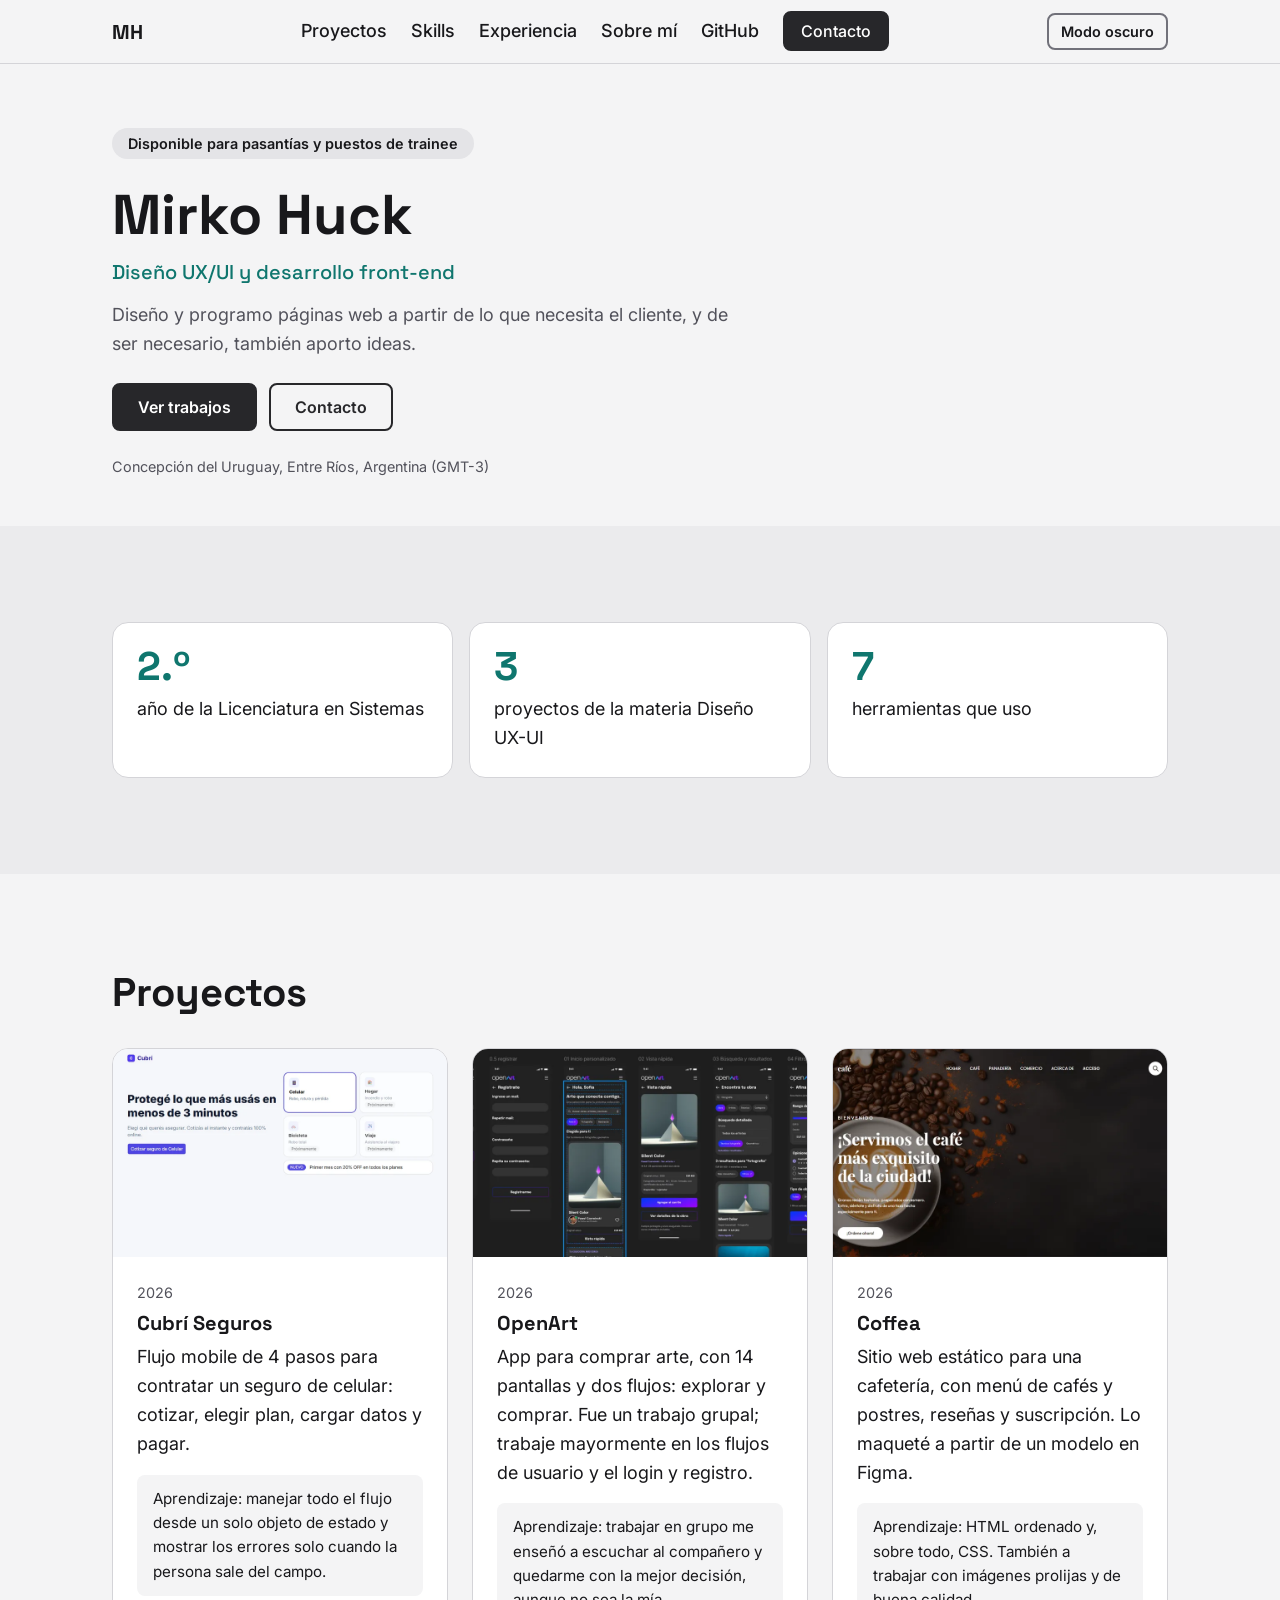
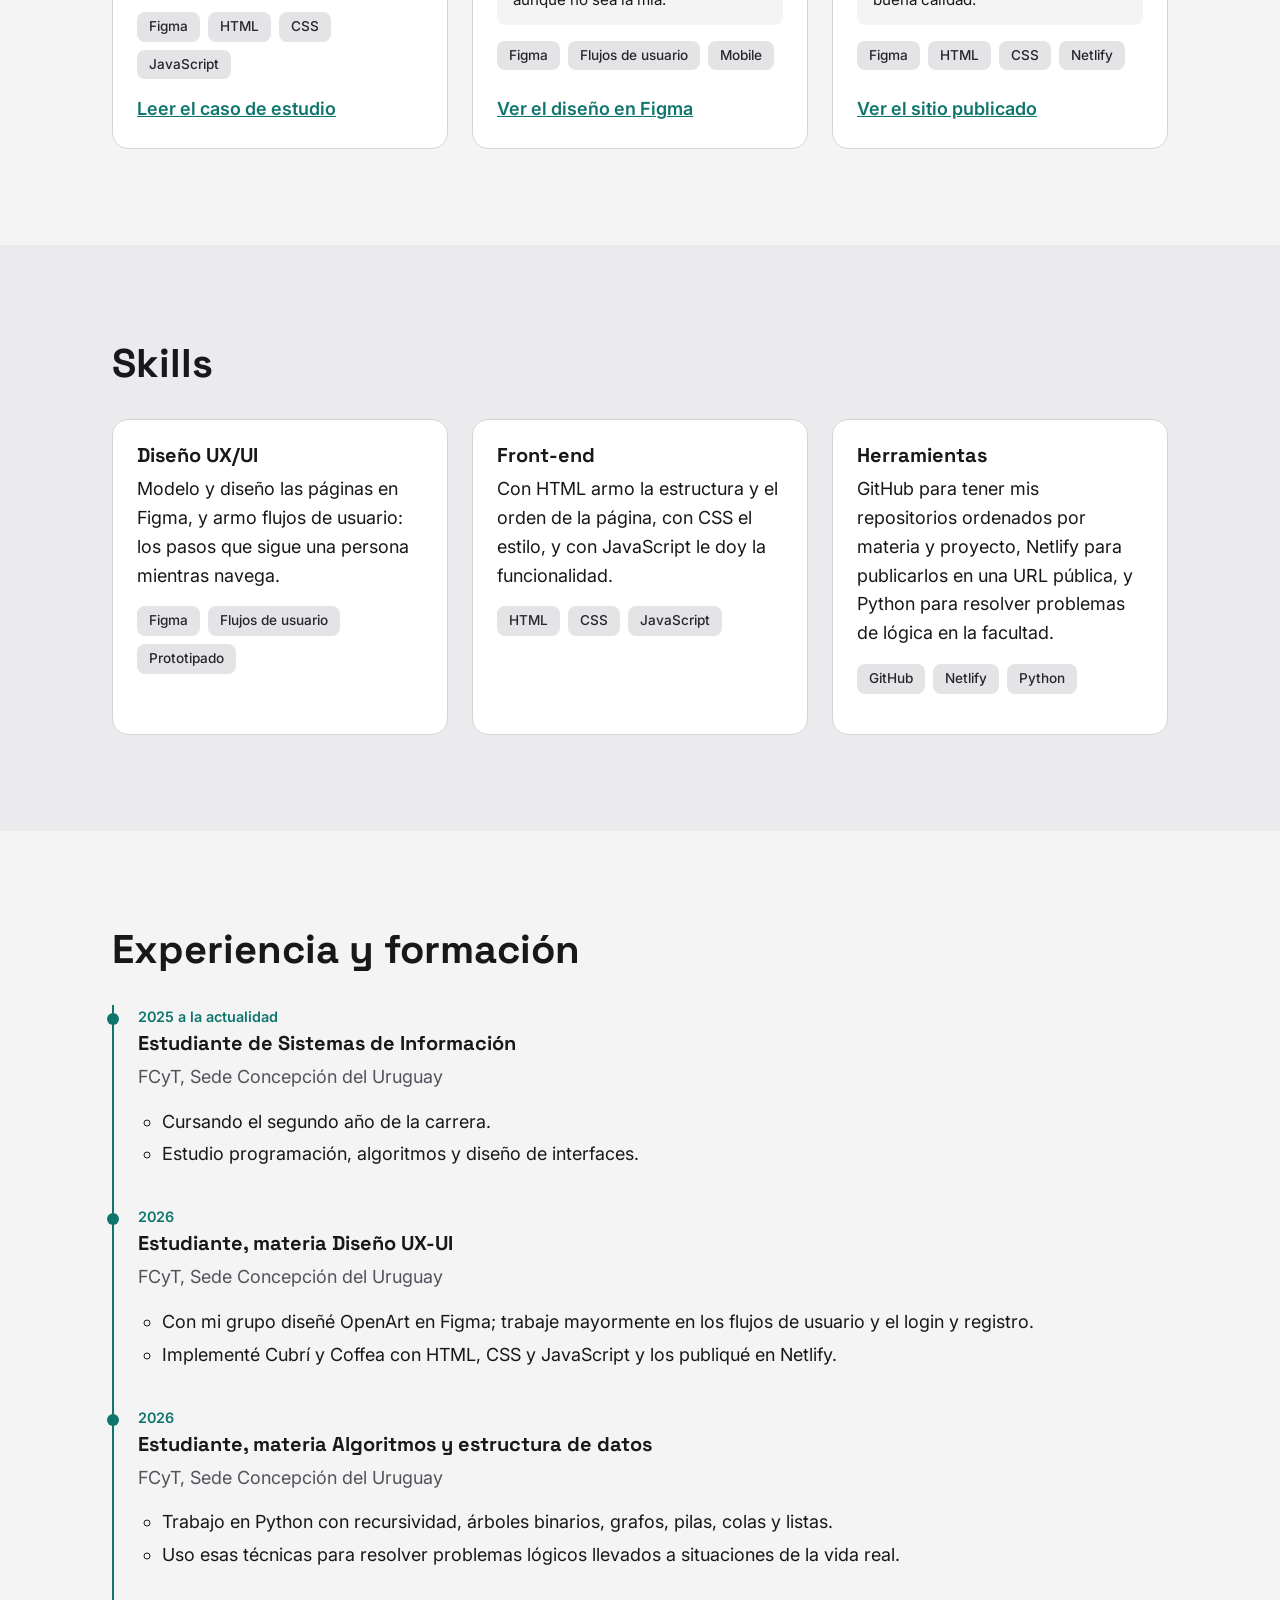
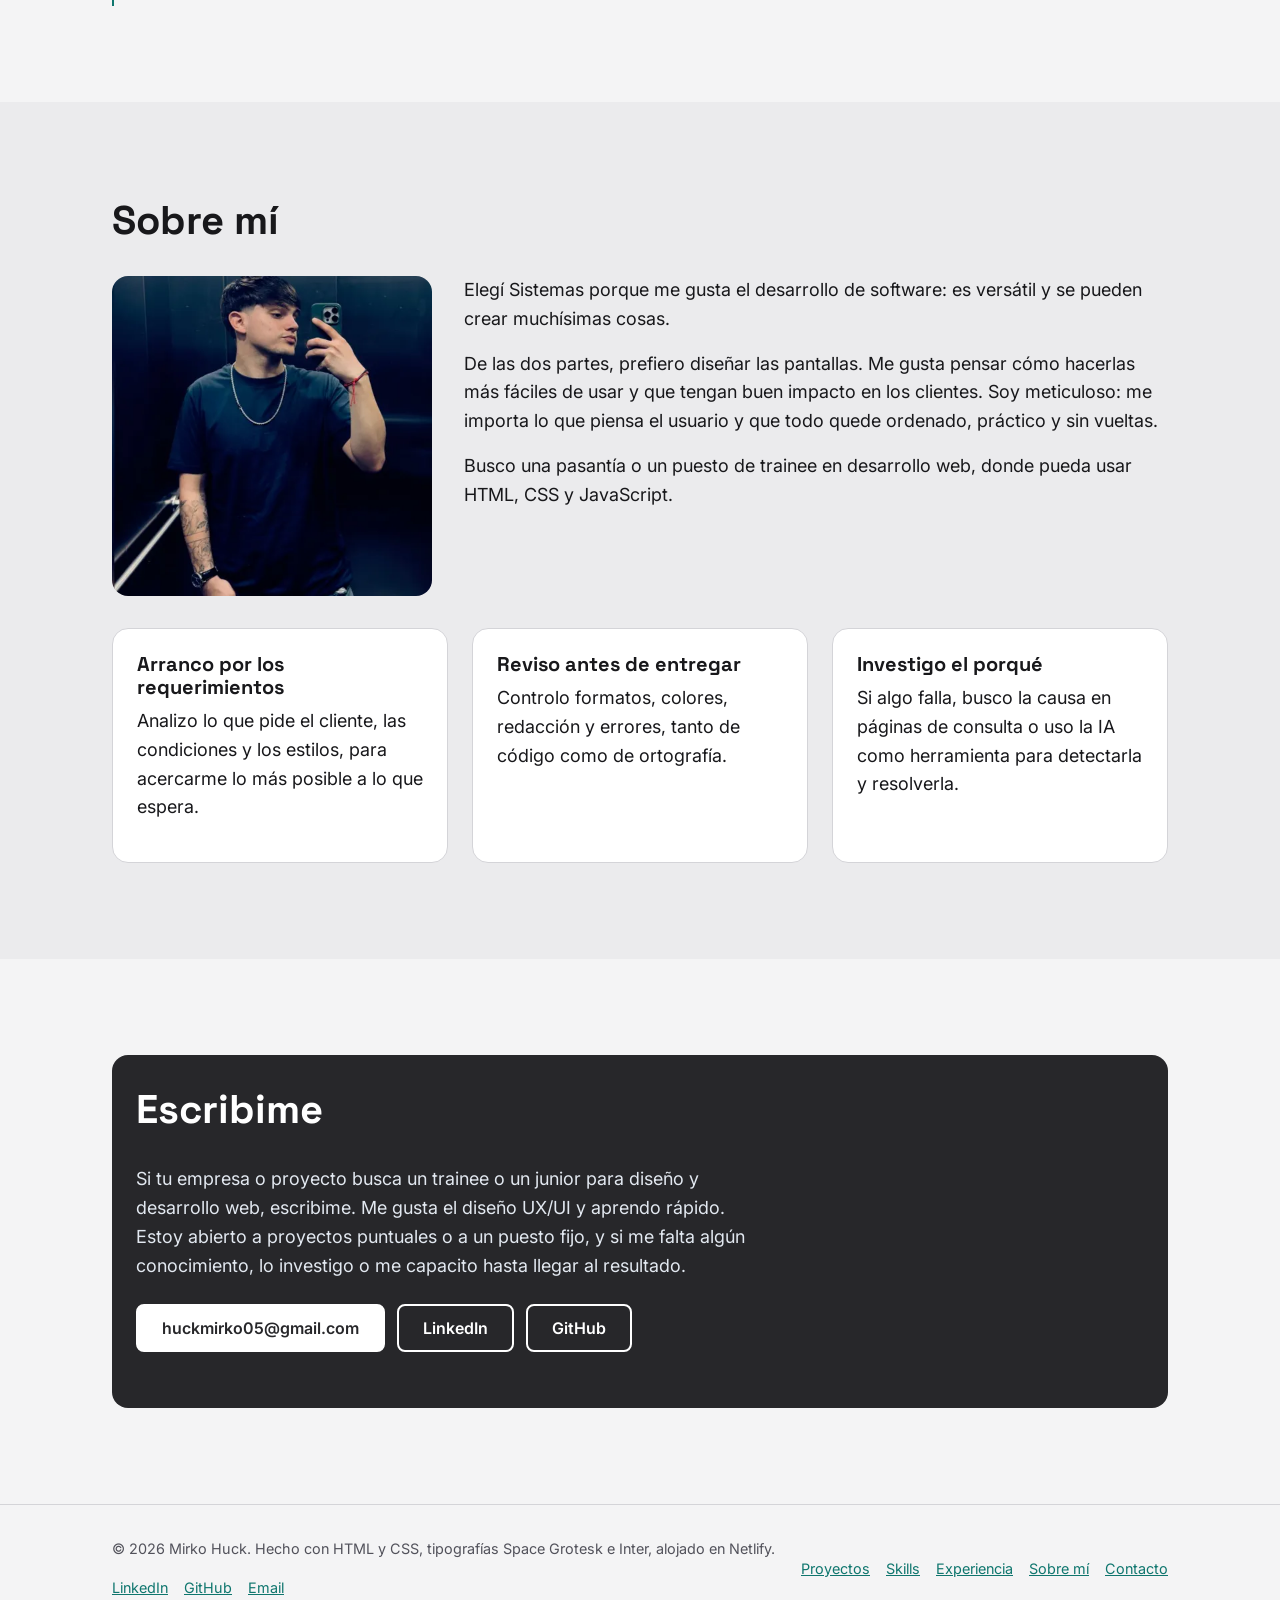
<file: index.html>
<!DOCTYPE html>
<html lang="es">
<head>
  <meta charset="UTF-8">
  <meta name="viewport" content="width=device-width, initial-scale=1">
  <title>Mirko Huck | Diseño UX/UI y desarrollo front-end</title>
  <meta name="description" content="Portfolio de Mirko Huck, estudiante de Sistemas en Concepción del Uruguay. Diseño en Figma y desarrollo front-end con HTML, CSS y JavaScript.">
  <meta property="og:title" content="Mirko Huck | Diseño UX/UI y desarrollo front-end">
  <meta property="og:description" content="Diseño y desarrollo páginas web. Mirá mis proyectos y mi caso de estudio.">
  <meta property="og:type" content="website">
  <meta property="og:image" content="https://portfoliomirkohuck.netlify.app/images/foto.webp">
  <meta property="og:url" content="https://portfoliomirkohuck.netlify.app">
  <meta name="theme-color" content="#F4F4F5">
  <link rel="icon" href="data:image/svg+xml,%3Csvg xmlns='http://www.w3.org/2000/svg' viewBox='0 0 32 32'%3E%3Crect width='32' height='32' rx='8' fill='%230F766E'/%3E%3Ctext x='16' y='22' font-size='16' font-family='sans-serif' font-weight='700' text-anchor='middle' fill='white'%3EMH%3C/text%3E%3C/svg%3E">
  <link rel="preconnect" href="https://fonts.googleapis.com">
  <link rel="preconnect" href="https://fonts.gstatic.com" crossorigin>
  <link href="https://fonts.googleapis.com/css2?family=Inter:wght@400;500;600&family=Space+Grotesk:wght@500;700&display=swap" rel="stylesheet">
  <link rel="stylesheet" href="styles.css">
  <script src="theme.js"></script>
</head>
<body>
  <a class="skip" href="#main">Saltar al contenido</a>

  <header class="site-header">
    <div class="container">
      <a class="logo" href="#inicio" aria-label="Mirko Huck, ir al inicio">MH</a>
      <nav class="nav" id="menu" aria-label="Principal">
        <ul>
          <li><a href="#projects">Proyectos</a></li>
          <li><a href="#skills">Skills</a></li>
          <li><a href="#experience">Experiencia</a></li>
          <li><a href="#about">Sobre mí</a></li>
          <li><a href="https://github.com/Mirko-AI18" target="_blank" rel="noopener noreferrer">GitHub</a></li>
          <li><a class="btn btn-primary" href="#contact">Contacto</a></li>
        </ul>
      </nav>
      <div class="header-actions">
        <button class="theme-toggle" aria-pressed="false">Modo oscuro</button>
        <button class="menu-toggle" aria-expanded="false" aria-controls="menu">Menú</button>
      </div>
    </div>
  </header>

  <main id="main">
    <section class="hero" id="inicio">
      <div class="container">
        <p class="badge">Disponible para pasantías y puestos de trainee</p>
        <h1>Mirko Huck</h1>
        <p class="role">Diseño UX/UI y desarrollo front-end</p>
        <p class="lead">Diseño y programo páginas web a partir de lo que necesita el cliente, y de ser necesario, también aporto ideas.</p>
        <div class="actions">
          <a class="btn btn-primary" href="#projects">Ver trabajos</a>
          <a class="btn btn-secondary" href="#contact">Contacto</a>
        </div>
        <p class="location">Concepción del Uruguay, Entre Ríos, Argentina (GMT-3)</p>
      </div>
    </section>

    <section class="alt" aria-label="Datos destacados">
      <div class="container">
        <ul class="metrics">
          <li><strong>2.º</strong>año de la Licenciatura en Sistemas</li>
          <li><strong>3</strong>proyectos de la materia Diseño UX-UI</li>
          <li><strong>7</strong>herramientas que uso</li>
        </ul>
      </div>
    </section>

    <section id="projects">
      <div class="container">
        <h2>Proyectos</h2>
        <div class="grid grid-3">
          <article class="card project">
            <img src="images/cubri.webp" alt="Proyecto Cubri" width="600" height="400" loading="lazy">
            <div class="body">
              <p class="year">2026</p>
              <h3>Cubrí Seguros</h3>
              <p>Flujo mobile de 4 pasos para contratar un seguro de celular: cotizar, elegir plan, cargar datos y pagar.</p>
              <p class="result">Aprendizaje: manejar todo el flujo desde un solo objeto de estado y mostrar los errores solo cuando la persona sale del campo.</p>
              <ul class="tags"><li>Figma</li><li>HTML</li><li>CSS</li><li>JavaScript</li></ul>
              <a class="link" href="caso-cubri.html">Leer el caso de estudio</a>
            </div>
          </article>
          <article class="card project">
            <img src="images/openart.webp" alt="Pantallas de la app OpenArt: login, inicio, búsqueda y filtros" width="800" height="500" loading="lazy">
            <div class="body">
              <p class="year">2026</p>
              <h3>OpenArt</h3>
              <p>App para comprar arte, con 14 pantallas y dos flujos: explorar y comprar. Fue un trabajo grupal; trabaje mayormente en los flujos de usuario y el login y registro.</p>
              <p class="result">Aprendizaje: trabajar en grupo me enseñó a escuchar al compañero y quedarme con la mejor decisión, aunque no sea la mía.</p>
              <ul class="tags"><li>Figma</li><li>Flujos de usuario</li><li>Mobile</li></ul>
              <a class="link" href="https://www.figma.com/design/ICCTOtfSgRfS7etLTUQbFG/prorotipardonft?node-id=0-1&amp;t=P1Rv1XJ8B97Lwtk8-1" target="_blank" rel="noopener noreferrer">Ver el diseño en Figma</a>
            </div>
          </article>
          <article class="card project">
            <img src="images/coffea.webp" alt="Proyecto Coffea UXUI" width="600" height="400" loading="lazy">
            <div class="body">
              <p class="year">2026</p>
              <h3>Coffea</h3>
              <p>Sitio web estático para una cafetería, con menú de cafés y postres, reseñas y suscripción. Lo maqueté a partir de un modelo en Figma.</p>
              <p class="result">Aprendizaje: HTML ordenado y, sobre todo, CSS. También a trabajar con imágenes prolijas y de buena calidad.</p>
              <ul class="tags"><li>Figma</li><li>HTML</li><li>CSS</li><li>Netlify</li></ul>
              <a class="link" href="https://curious-torrone-17f71f.netlify.app/" target="_blank" rel="noopener noreferrer">Ver el sitio publicado</a>
            </div>
          </article>
        </div>
      </div>
    </section>

    <section class="alt" id="skills">
      <div class="container">
        <h2>Skills</h2>
        <div class="grid grid-3">
          <article class="card">
            <h3>Diseño UX/UI</h3>
            <p>Modelo y diseño las páginas en Figma, y armo flujos de usuario: los pasos que sigue una persona mientras navega.</p>
            <ul class="tags"><li>Figma</li><li>Flujos de usuario</li><li>Prototipado</li></ul>
          </article>
          <article class="card">
            <h3>Front-end</h3>
            <p>Con HTML armo la estructura y el orden de la página, con CSS el estilo, y con JavaScript le doy la funcionalidad.</p>
            <ul class="tags"><li>HTML</li><li>CSS</li><li>JavaScript</li></ul>
          </article>
          <article class="card">
            <h3>Herramientas</h3>
            <p>GitHub para tener mis repositorios ordenados por materia y proyecto, Netlify para publicarlos en una URL pública, y Python para resolver problemas de lógica en la facultad.</p>
            <ul class="tags"><li>GitHub</li><li>Netlify</li><li>Python</li></ul>
          </article>
        </div>
      </div>
    </section>

    <section id="experience">
      <div class="container">
        <h2>Experiencia y formación</h2>
        <ol class="timeline">
          <li>
            <p class="period">2025 a la actualidad</p>
            <h3>Estudiante de Sistemas de Información</h3>
            <p class="muted">FCyT, Sede Concepción del Uruguay</p>
            <ul>
              <li>Cursando el segundo año de la carrera.</li>
              <li>Estudio programación, algoritmos y diseño de interfaces.</li>
            </ul>
          </li>
          <li>
            <p class="period">2026</p>
            <h3>Estudiante, materia Diseño UX-UI</h3>
            <p class="muted">FCyT, Sede Concepción del Uruguay</p>
            <ul>
              <li>Con mi grupo diseñé OpenArt en Figma; trabaje mayormente en los flujos de usuario y el login y registro.</li>
              <li>Implementé Cubrí y Coffea con HTML, CSS y JavaScript y los publiqué en Netlify.</li>
            </ul>
          </li>
          <li>
            <p class="period">2026</p>
            <h3>Estudiante, materia Algoritmos y estructura de datos</h3>
            <p class="muted">FCyT, Sede Concepción del Uruguay</p>
            <ul>
              <li>Trabajo en Python con recursividad, árboles binarios, grafos, pilas, colas y listas.</li>
              <li>Uso esas técnicas para resolver problemas lógicos llevados a situaciones de la vida real.</li>
            </ul>
          </li>
        </ol>
      </div>
    </section>

    <section class="alt" id="about">
      <div class="container">
        <h2>Sobre mí</h2>
        <div class="about">
          <img src="images/foto.webp" alt="Foto de perfil de Mirko Huck" width="400" height="400">
          <div>
            <p>Elegí Sistemas porque me gusta el desarrollo de software: es versátil y se pueden crear muchísimas cosas.</p>
            <p>De las dos partes, prefiero diseñar las pantallas. Me gusta pensar cómo hacerlas más fáciles de usar y que tengan buen impacto en los clientes. Soy meticuloso: me importa lo que piensa el usuario y que todo quede ordenado, práctico y sin vueltas.</p>
            <p>Busco una pasantía o un puesto de trainee en desarrollo web, donde pueda usar HTML, CSS y JavaScript.</p>
          </div>
        </div>
        <div class="grid grid-3">
          <article class="card"><h3>Arranco por los requerimientos</h3><p>Analizo lo que pide el cliente, las condiciones y los estilos, para acercarme lo más posible a lo que espera.</p></article>
          <article class="card"><h3>Reviso antes de entregar</h3><p>Controlo formatos, colores, redacción y errores, tanto de código como de ortografía.</p></article>
          <article class="card"><h3>Investigo el porqué</h3><p>Si algo falla, busco la causa en páginas de consulta o uso la IA como herramienta para detectarla y resolverla.</p></article>
        </div>
      </div>
    </section>

    <section id="contact">
      <div class="container">
        <div class="contact-box">
          <h2>Escribime</h2>
          <p>Si tu empresa o proyecto busca un trainee o un junior para diseño y desarrollo web, escribime. Me gusta el diseño UX/UI y aprendo rápido. Estoy abierto a proyectos puntuales o a un puesto fijo, y si me falta algún conocimiento, lo investigo o me capacito hasta llegar al resultado.</p>
          <div class="actions">
            <a class="btn btn-primary" href="mailto:huckmirko05@gmail.com">huckmirko05@gmail.com</a>
            <a class="btn btn-secondary" href="https://www.linkedin.com/in/mirko-huck-ab193836a" target="_blank" rel="noopener noreferrer">LinkedIn</a>
            <a class="btn btn-secondary" href="https://github.com/Mirko-AI18" target="_blank" rel="noopener noreferrer">GitHub</a>
          </div>
        </div>
      </div>
    </section>
  </main>

  <footer class="site-footer">
    <div class="container">
      <div>
        <p>© 2026 Mirko Huck. Hecho con HTML y CSS, tipografías Space Grotesk e Inter, alojado en Netlify.</p>
        <ul>
          <li><a href="https://www.linkedin.com/in/mirko-huck-ab193836a" target="_blank" rel="noopener noreferrer">LinkedIn</a></li>
          <li><a href="https://github.com/Mirko-AI18" target="_blank" rel="noopener noreferrer">GitHub</a></li>
          <li><a href="mailto:huckmirko05@gmail.com">Email</a></li>
        </ul>
      </div>
      <nav aria-label="Pie de página">
        <ul>
          <li><a href="#projects">Proyectos</a></li>
          <li><a href="#skills">Skills</a></li>
          <li><a href="#experience">Experiencia</a></li>
          <li><a href="#about">Sobre mí</a></li>
          <li><a href="#contact">Contacto</a></li>
        </ul>
      </nav>
    </div>
  </footer>

  <script>
    const toggle = document.querySelector('.menu-toggle');
    const menu = document.getElementById('menu');
    function setMenu(open) {
      menu.classList.toggle('open', open);
      toggle.setAttribute('aria-expanded', String(open));
    }
    toggle.addEventListener('click', () => setMenu(toggle.getAttribute('aria-expanded') !== 'true'));
    menu.addEventListener('click', e => { if (e.target.closest('a')) setMenu(false); });
    document.addEventListener('keydown', e => { if (e.key === 'Escape') { setMenu(false); toggle.focus(); } });
  </script>
</body>
</html>
</file>
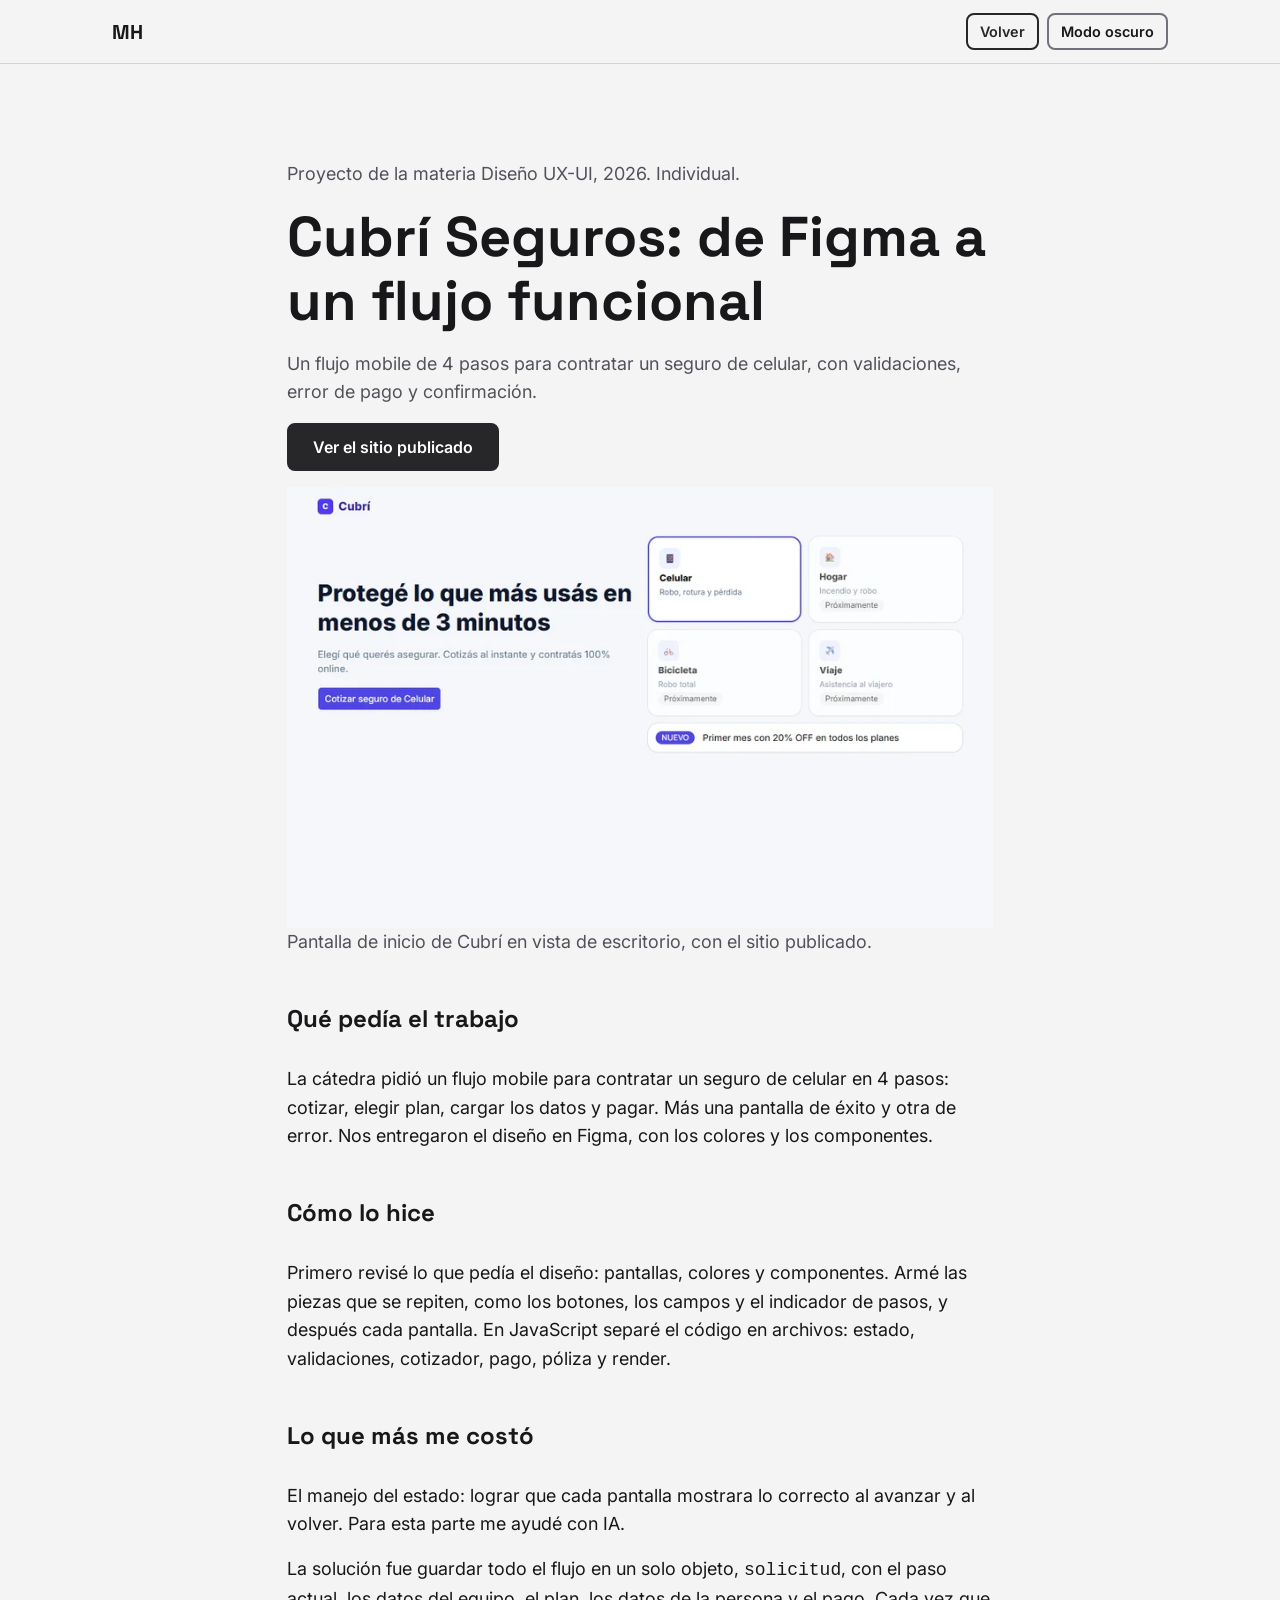
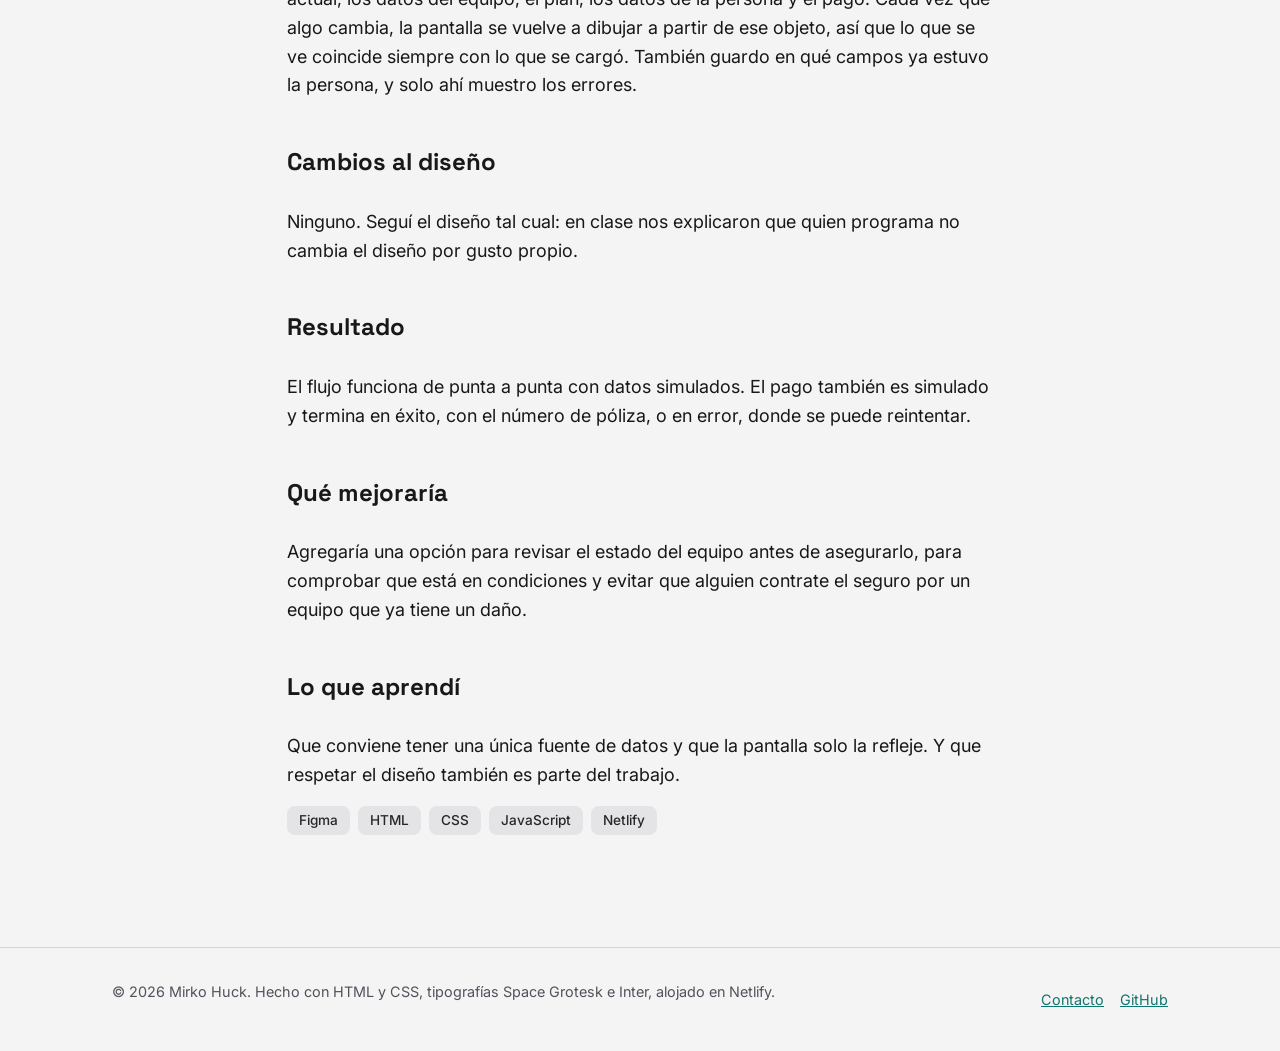
<file: caso-cubri.html>
<!DOCTYPE html>
<html lang="es">
<head>
  <meta charset="UTF-8">
  <meta name="viewport" content="width=device-width, initial-scale=1">
  <title>Cubrí Seguros, caso de estudio | Mirko Huck</title>
  <meta name="description" content="Caso de estudio: cómo pasé al código un flujo mobile de contratación de seguros diseñado en Figma, con validaciones y estados de error.">
  <meta property="og:title" content="Cubrí Seguros, caso de estudio | Mirko Huck">
  <meta property="og:description" content="De Figma a un flujo funcional de 4 pasos con HTML, CSS y JavaScript.">
  <meta property="og:type" content="article">
  <meta property="og:image" content="https://portfoliomirkohuck.netlify.app/images/cubri.webp">
  <meta name="theme-color" content="#F4F4F5">
  <link rel="icon" href="data:image/svg+xml,%3Csvg xmlns='http://www.w3.org/2000/svg' viewBox='0 0 32 32'%3E%3Crect width='32' height='32' rx='8' fill='%230F766E'/%3E%3Ctext x='16' y='22' font-size='16' font-family='sans-serif' font-weight='700' text-anchor='middle' fill='white'%3EMH%3C/text%3E%3C/svg%3E">
  <link rel="preconnect" href="https://fonts.googleapis.com">
  <link rel="preconnect" href="https://fonts.gstatic.com" crossorigin>
  <link href="https://fonts.googleapis.com/css2?family=Inter:wght@400;500;600&family=Space+Grotesk:wght@500;700&display=swap" rel="stylesheet">
  <link rel="stylesheet" href="styles.css">
  <script src="theme.js"></script>
</head>
<body>
  <a class="skip" href="#main">Saltar al contenido</a>
  <header class="site-header">
    <div class="container">
      <a class="logo" href="index.html" aria-label="Mirko Huck, volver al inicio">MH</a>
      <div class="header-actions">
        <a class="btn btn-secondary" href="index.html#projects" aria-label="Volver a proyectos">Volver</a>
        <button class="theme-toggle" aria-pressed="false">Modo oscuro</button>
      </div>
    </div>
  </header>

  <main id="main">
    <section>
      <div class="container case">
        <p class="muted">Proyecto de la materia Diseño UX-UI, 2026. Individual.</p>
        <h1>Cubrí Seguros: de Figma a un flujo funcional</h1>
        <p class="lead muted">Un flujo mobile de 4 pasos para contratar un seguro de celular, con validaciones, error de pago y confirmación.</p>
        <p><a class="btn btn-primary" href="https://cubri.netlify.app/" target="_blank" rel="noopener noreferrer">Ver el sitio publicado</a></p>
        <img src="images/cubri.webp" alt="Pantalla de inicio de Cubrí con el título Protegé lo que más usás en menos de 3 minutos y las opciones de seguro" width="800" height="500">
        <p class="muted">Pantalla de inicio de Cubrí en vista de escritorio, con el sitio publicado.</p>

        <h2>Qué pedía el trabajo</h2>
        <p>La cátedra pidió un flujo mobile para contratar un seguro de celular en 4 pasos: cotizar, elegir plan, cargar los datos y pagar. Más una pantalla de éxito y otra de error. Nos entregaron el diseño en Figma, con los colores y los componentes.</p>

        <h2>Cómo lo hice</h2>
        <p>Primero revisé lo que pedía el diseño: pantallas, colores y componentes. Armé las piezas que se repiten, como los botones, los campos y el indicador de pasos, y después cada pantalla. En JavaScript separé el código en archivos: estado, validaciones, cotizador, pago, póliza y render.</p>

        <h2>Lo que más me costó</h2>
        <p>El manejo del estado: lograr que cada pantalla mostrara lo correcto al avanzar y al volver. Para esta parte me ayudé con IA.</p>
        <p>La solución fue guardar todo el flujo en un solo objeto, <code>solicitud</code>, con el paso actual, los datos del equipo, el plan, los datos de la persona y el pago. Cada vez que algo cambia, la pantalla se vuelve a dibujar a partir de ese objeto, así que lo que se ve coincide siempre con lo que se cargó. También guardo en qué campos ya estuvo la persona, y solo ahí muestro los errores.</p>

        <h2>Cambios al diseño</h2>
        <p>Ninguno. Seguí el diseño tal cual: en clase nos explicaron que quien programa no cambia el diseño por gusto propio.</p>

        <h2>Resultado</h2>
        <p>El flujo funciona de punta a punta con datos simulados. El pago también es simulado y termina en éxito, con el número de póliza, o en error, donde se puede reintentar.</p>

        <h2>Qué mejoraría</h2>
        <p>Agregaría una opción para revisar el estado del equipo antes de asegurarlo, para comprobar que está en condiciones y evitar que alguien contrate el seguro por un equipo que ya tiene un daño.</p>

        <h2>Lo que aprendí</h2>
        <p>Que conviene tener una única fuente de datos y que la pantalla solo la refleje. Y que respetar el diseño también es parte del trabajo.</p>
        <ul class="tags"><li>Figma</li><li>HTML</li><li>CSS</li><li>JavaScript</li><li>Netlify</li></ul>
      </div>
    </section>
  </main>

  <footer class="site-footer">
    <div class="container">
      <p>© 2026 Mirko Huck. Hecho con HTML y CSS, tipografías Space Grotesk e Inter, alojado en Netlify.</p>
      <ul>
        <li><a href="index.html#contact">Contacto</a></li>
        <li><a href="https://github.com/Mirko-AI18" target="_blank" rel="noopener noreferrer">GitHub</a></li>
      </ul>
    </div>
  </footer>
</body>
</html>
</file>
<file: styles.css>
:root {
  --color-primary: #0F766E;
  --color-primary-hover: #115E59;
  --color-primary-active: #134E4A;
  --color-ink: #27272A;
  --color-ink-hover: #3F3F46;
  --color-ink-active: #09090B;
  --color-tint: #E4E4E7;
  --color-text: #18181B;
  --color-text-muted: #52525B;
  --color-bg: #F4F4F5;
  --color-surface: #EBEBED;
  --color-card: #FFFFFF;
  --color-border: #D4D4D8;
  --color-control-border: #71717A;
  --color-on-ink: #FFFFFF;
  --color-header-bg: rgba(244,244,245,.96);
  --contact-bg: #27272A;
  --font-display: "Space Grotesk", system-ui, sans-serif;
  --font-body: "Inter", system-ui, sans-serif;
  --space-1: 4px; --space-2: 8px; --space-3: 12px; --space-4: 16px;
  --space-6: 24px; --space-8: 32px; --space-12: 48px; --space-16: 64px; --space-24: 96px;
  --radius-sm: 8px; --radius-lg: 16px; --radius-full: 999px;
  --header-h: 64px;
}
*, *::before, *::after { box-sizing: border-box; }
html { scroll-behavior: smooth; scroll-padding-top: var(--header-h); }
body { margin: 0; font-family: var(--font-body); font-size: 1rem; line-height: 1.6; color: var(--color-text); background: var(--color-bg); }
img { max-width: 100%; height: auto; display: block; }
h1, h2, h3 { font-family: var(--font-display); line-height: 1.15; margin: 0; }
h1 { font-size: 2.25rem; }
h2 { font-size: 1.75rem; margin-bottom: var(--space-8); }
h3 { font-size: 1.25rem; margin-bottom: var(--space-2); }
p { margin: 0 0 var(--space-4); }
a { color: var(--color-primary); }
a:hover { color: var(--color-primary-hover); }
a:active { color: var(--color-primary-active); }
:focus-visible { outline: 3px solid var(--color-primary); outline-offset: 3px; border-radius: var(--radius-sm); }
.container { width: 100%; max-width: 1120px; margin-inline: auto; padding-inline: var(--space-4); }
section { padding-block: var(--space-16); scroll-margin-top: var(--header-h); }
.alt { background: var(--color-surface); }
.muted { color: var(--color-text-muted); }

.skip { position: absolute; left: var(--space-4); top: -100px; background: var(--color-ink); color: var(--color-on-ink); padding: var(--space-2) var(--space-4); border-radius: var(--radius-sm); z-index: 100; }
.skip:focus { top: var(--space-2); }

/* Botones */
.btn { display: inline-block; font: 600 1rem var(--font-body); padding: var(--space-3) var(--space-6); border-radius: var(--radius-sm); border: 2px solid var(--color-ink); text-decoration: none; cursor: pointer; transition: background .2s, color .2s, transform .1s; }
.btn-primary { background: var(--color-ink); color: var(--color-on-ink); }
.btn-primary:hover { background: var(--color-ink-hover); border-color: var(--color-ink-hover); color: var(--color-on-ink); }
.btn-primary:active { background: var(--color-ink-active); border-color: var(--color-ink-active); transform: scale(.98); }
.btn-secondary { background: transparent; color: var(--color-ink); }
.btn-secondary:hover { background: var(--color-tint); color: var(--color-text); }
.btn-secondary:active { background: var(--color-border); transform: scale(.98); }

/* Header */
.site-header { position: sticky; top: 0; z-index: 50; height: var(--header-h); background: var(--color-header-bg); border-bottom: 1px solid var(--color-border); }
.site-header .container { display: flex; align-items: center; justify-content: space-between; height: 100%; }
.logo { font: 700 1.25rem var(--font-display); color: var(--color-text); text-decoration: none; }
.menu-toggle, .theme-toggle { background: none; border: 2px solid var(--color-control-border); border-radius: var(--radius-sm); padding: var(--space-2) var(--space-3); font: 600 .9rem var(--font-body); color: var(--color-text); cursor: pointer; }
.menu-toggle:hover, .theme-toggle:hover { background: var(--color-surface); }
.menu-toggle:active, .theme-toggle:active { background: var(--color-border); }
.header-actions { display: flex; align-items: center; gap: var(--space-2); }
.menu-toggle, .theme-toggle { white-space: nowrap; }
.header-actions .btn { white-space: nowrap; padding: var(--space-2) var(--space-3); font-size: .9rem; }
.nav { display: none; position: absolute; top: var(--header-h); left: 0; right: 0; background: var(--color-bg); border-bottom: 1px solid var(--color-border); padding: var(--space-4); }
.nav.open { display: block; }
.nav ul { list-style: none; margin: 0; padding: 0; display: flex; flex-direction: column; gap: var(--space-2); }
.nav a { display: block; padding: var(--space-2) 0; color: var(--color-text); text-decoration: none; font-weight: 500; }
.nav a:hover { color: var(--color-primary); }
.nav .btn { color: var(--color-on-ink); margin-top: var(--space-2); text-align: center; }

/* Hero */
.hero { padding-block: var(--space-16) var(--space-12); }
.badge { display: inline-block; background: var(--color-tint); color: var(--color-text); font-weight: 600; font-size: .9rem; padding: var(--space-1) var(--space-4); border-radius: var(--radius-full); margin-bottom: var(--space-6); }
.hero .role { font: 500 1.25rem var(--font-display); color: var(--color-primary); margin: var(--space-3) 0 var(--space-4); }
.hero .lead { max-width: 56ch; font-size: 1.125rem; color: var(--color-text-muted); }
.actions { display: flex; flex-wrap: wrap; gap: var(--space-3); margin: var(--space-6) 0; }
.location { font-size: .9rem; color: var(--color-text-muted); margin: 0; }

/* Métricas */
.metrics { list-style: none; margin: 0; padding: 0; display: grid; gap: var(--space-4); grid-template-columns: 1fr; }
.metrics li { background: var(--color-card); border: 1px solid var(--color-border); border-radius: var(--radius-lg); padding: var(--space-6); }
.metrics strong { display: block; font: 700 2.5rem/1 var(--font-display); color: var(--color-primary); margin-bottom: var(--space-2); }

/* Grillas y tarjetas */
.grid { display: grid; gap: var(--space-6); grid-template-columns: 1fr; }
.card { background: var(--color-card); border: 1px solid var(--color-border); border-radius: var(--radius-lg); padding: var(--space-6); }
.project { padding: 0; overflow: hidden; display: flex; flex-direction: column; transition: transform .2s, border-color .2s; }
.project:hover, .project:focus-within { transform: translateY(-4px); border-color: var(--color-primary); }
.project img { width: 100%; aspect-ratio: 16 / 10; object-fit: cover; background: var(--color-surface); }
.project .body { padding: var(--space-6); display: flex; flex-direction: column; flex: 1; }
.project .year { font-size: .9rem; color: var(--color-text-muted); margin-bottom: var(--space-2); }
.project .result { background: var(--color-bg); color: var(--color-text); border-radius: var(--radius-sm); padding: var(--space-3) var(--space-4); font-size: .95rem; }
.project .link { margin-top: auto; font-weight: 600; }
.project .link::after { content: ""; position: absolute; inset: 0; }
.project { position: relative; }
.tags { list-style: none; margin: 0 0 var(--space-4); padding: 0; display: flex; flex-wrap: wrap; gap: var(--space-2); }
.tags li { background: var(--color-tint); color: var(--color-ink); font-size: .85rem; font-weight: 500; padding: var(--space-1) var(--space-3); border-radius: var(--radius-sm); }

/* Timeline */
.timeline { list-style: none; margin: 0; padding: 0 0 0 var(--space-6); border-left: 2px solid var(--color-primary); }
.timeline > li { position: relative; padding-bottom: var(--space-8); }
.timeline > li::before { content: ""; position: absolute; left: calc(-1 * var(--space-6) - 7px); top: 8px; width: 12px; height: 12px; border-radius: 50%; background: var(--color-primary); }
.timeline .period { font-size: .9rem; font-weight: 600; color: var(--color-primary); margin-bottom: var(--space-1); }
.timeline ul { margin: var(--space-2) 0 0; padding-left: var(--space-6); }
.timeline ul li { padding: 0 0 var(--space-1); }
.about + .grid { margin-top: var(--space-8); }

/* Sobre mí y contacto */
.about { display: grid; gap: var(--space-8); grid-template-columns: 1fr; align-items: start; }
.about img { border-radius: var(--radius-lg); width: 100%; max-width: 320px; }
.contact-box { background: var(--contact-bg); color: #fff; border-radius: var(--radius-lg); padding: var(--space-8) var(--space-6); }
.contact-box p { color: #E2E8F0; max-width: 56ch; }
.contact-box .btn-primary { background: #fff; color: var(--contact-bg); border-color: #fff; }
.contact-box .btn-primary:hover { background: var(--color-tint); border-color: var(--color-tint); color: var(--contact-bg); }
.contact-box .btn-secondary { color: #fff; border-color: #fff; }
.contact-box .btn-secondary:hover { background: #fff; color: var(--contact-bg); }
.contact-box :focus-visible { outline-color: #fff; }

/* Footer */
.site-footer { border-top: 1px solid var(--color-border); padding-block: var(--space-8); font-size: .9rem; color: var(--color-text-muted); }
.site-footer .container { display: grid; gap: var(--space-4); }
.site-footer ul { list-style: none; margin: 0; padding: 0; display: flex; flex-wrap: wrap; gap: var(--space-4); }

/* Caso de estudio */
.case { max-width: 70ch; }
.case h1 { margin: var(--space-2) 0 var(--space-4); }
.case h2 { margin-top: var(--space-12); font-size: 1.5rem; }

@media (min-width: 768px) {
  h1 { font-size: 3.5rem; }
  h2 { font-size: 2.5rem; }
  .container { padding-inline: var(--space-8); }
  .menu-toggle { display: none; }
.nav { display: block; position: static; border: 0; padding: 0; background: none; }
  .nav ul { flex-direction: row; align-items: center; gap: var(--space-6); }
  .nav .btn { margin: 0; padding: var(--space-2) var(--space-4); }
  .metrics { grid-template-columns: repeat(3, 1fr); }
  .grid-2 { grid-template-columns: repeat(2, 1fr); }
  .grid-3 { grid-template-columns: repeat(3, 1fr); }
  .about { grid-template-columns: 320px 1fr; }
  .site-footer .container { grid-template-columns: 1fr auto; align-items: center; }
  body { font-size: 1.125rem; }
}
@media (min-width: 1280px) {
  section { padding-block: var(--space-24); }
}
@media (prefers-reduced-motion: reduce) {
  html { scroll-behavior: auto; }
  *, *::before, *::after { transition: none !important; animation: none !important; }
}

/* Tema oscuro (se activa con el botón o según la preferencia del sistema) */
:root[data-theme="dark"] {
  color-scheme: dark;
  --color-primary: #2DD4BF;
  --color-primary-hover: #5EEAD4;
  --color-primary-active: #99F6E4;
  --color-ink: #F4F4F5;
  --color-ink-hover: #E4E4E7;
  --color-ink-active: #D4D4D8;
  --color-on-ink: #18181B;
  --color-tint: #3F3F46;
  --color-text: #F4F4F5;
  --color-text-muted: #A1A1AA;
  --color-bg: #18181B;
  --color-surface: #1F1F23;
  --color-card: #27272A;
  --color-border: #3F3F46;
  --color-control-border: #A1A1AA;
  --color-header-bg: rgba(24,24,27,.96);
}
</file>
